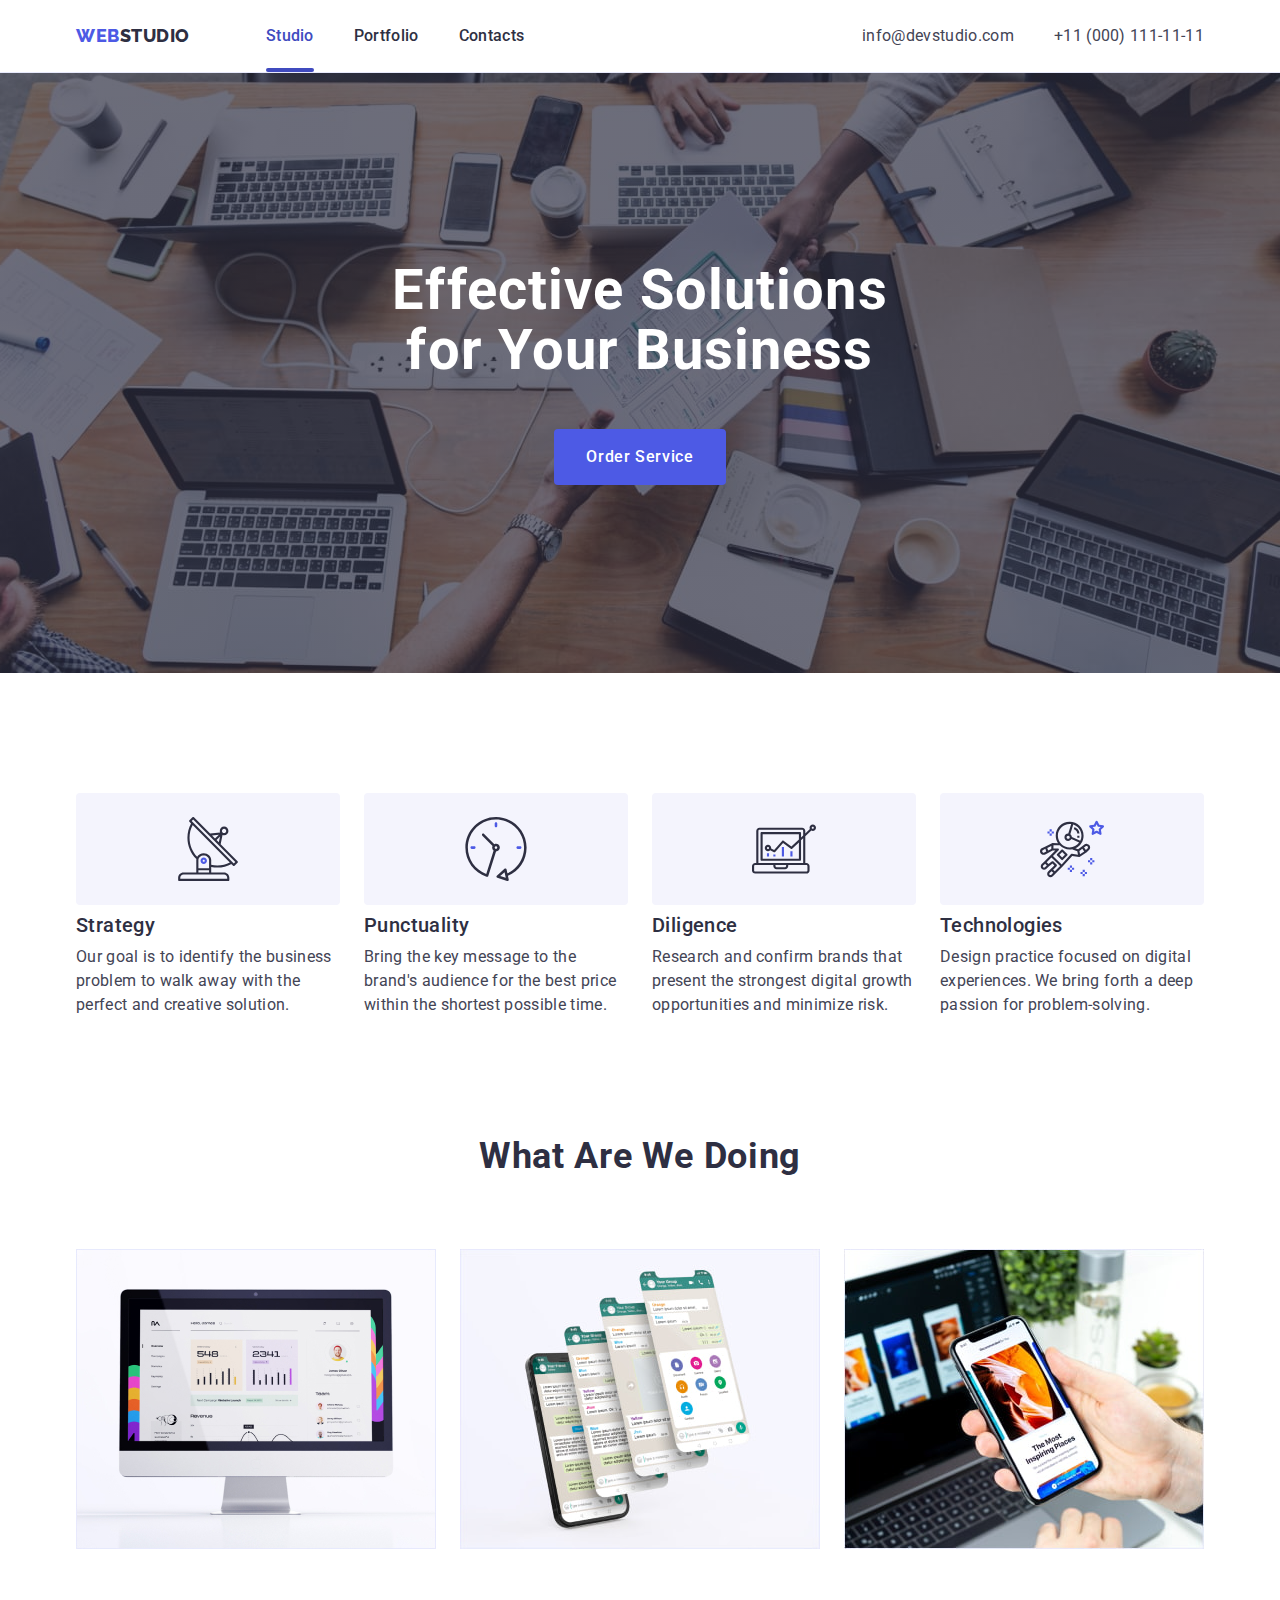
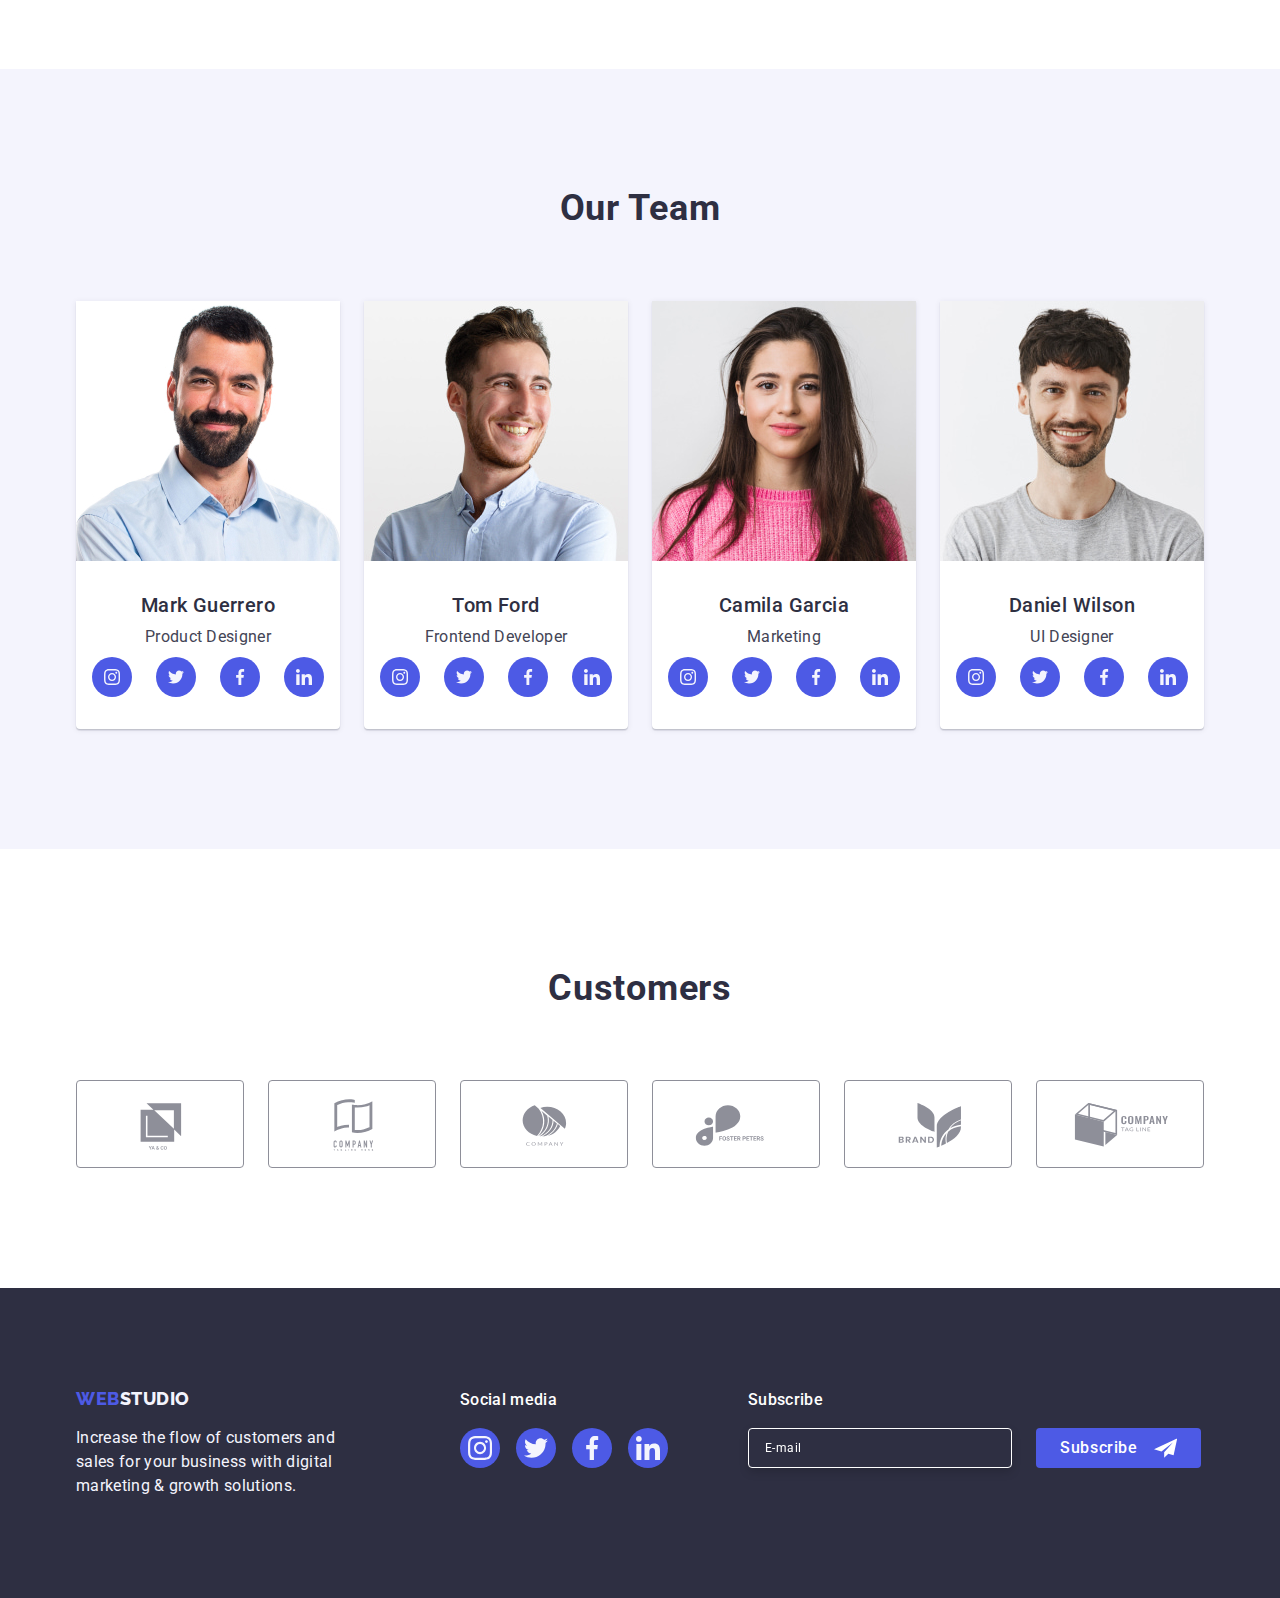
<file: index.html>
<!DOCTYPE html>
<html lang="en">
  <head>
    <meta charset="UTF-8" />
    <meta http-equiv="X-UA-Compatible" content="IE=edge" />
    <meta name="viewport" content="width=device-width, initial-scale=1.0" />
    <title>WebStudio</title>

    <link rel="preconnect" href="https://fonts.googleapis.com" />
    <link rel="preconnect" href="https://fonts.gstatic.com" crossorigin />
    <link
      href="https://fonts.googleapis.com/css2?family=Raleway:wght@800&family=Roboto:wght@400;500;700&display=swap"
      rel="stylesheet"
    />
    <link
      rel="stylesheet"
      href="https://cdnjs.cloudflare.com/ajax/libs/modern-normalize/1.1.0/modern-normalize.min.css"
    />
    <link rel="stylesheet" href="./css/styles.css" />
  </head>

  <body>
    <!--Header section-->
    <header class="header">
      <div class="container header">
        <nav class="main-nav">
          <a class="logo link" href="./index.html">
            Web<span class="logo-black">Studio</span></a
          >
          <ul class="site-nav list">
            <li class="item">
              <a class="site-nav-link current link" href="./index.html">
                Studio</a
              >
            </li>
            <li class="item">
              <a class="site-nav-link link" href="./portfolio.html">
                Portfolio</a
              >
            </li>
            <li class="item">
              <a class="site-nav-link link" href="">Contacts</a>
            </li>
          </ul>
        </nav>

        <address class="auth-nav">
          <ul class="auth-nav list">
            <li class="item">
              <a class="auth-nav-link link" href="mailto:info@devstudio.com"
                >info@devstudio.com</a
              >
            </li>
            <li class="item">
              <a class="auth-nav-link link" href="tel:+110001111111"
                >+11 (000) 111-11-11</a
              >
            </li>
          </ul>
        </address>
      </div>
    </header>

    <main>
      <!--Hero section-->
      <section class="hero section">
        <div class="overlay">
          <h1 class="hero-title">Effective Solutions for Your Business</h1>
          <button
            class="hero-button"
            type="button"
            name="Order Service"
            data-modal-open
          >
            Order Service
          </button>
        </div>
      </section>

      <!--Our values-->
      <section class="values section">
        <div class="container">
          <h2 class="section-title visually-hidden">Our values</h2>

          <ul class="values list">
            <li class="values item">
              <div class="thumb">
                <svg class="icon" width="64" height="64">
                  <use href="./images/icons.svg#icon-antenna"></use>
                </svg>
              </div>
              <h3 class="values title">Strategy</h3>
              <p class="values-text">
                Our goal is to identify the business problem to walk away with
                the perfect and creative solution.
              </p>
            </li>
            <li class="values item">
              <div class="thumb">
                <svg class="icon" width="64" height="64">
                  <use href="./images/icons.svg#icon-clock"></use>
                </svg>
              </div>
              <h3 class="values title">Punctuality</h3>
              <p class="values-text">
                Bring the key message to the brand's audience for the best price
                within the shortest possible time.
              </p>
            </li>
            <li class="values item">
              <div class="thumb">
                <svg class="icon" width="64" height="64">
                  <use href="./images/icons.svg#icon-diagram"></use>
                </svg>
              </div>
              <h3 class="values title">Diligence</h3>
              <p class="values-text">
                Research and confirm brands that present the strongest digital
                growth opportunities and minimize risk.
              </p>
            </li>
            <li class="values item">
              <div class="thumb">
                <svg class="icon" width="64" height="64">
                  <use href="./images/icons.svg#icon-astronaut"></use>
                </svg>
              </div>
              <h3 class="values title">Technologies</h3>
              <p class="values-text">
                Design practice focused on digital experiences. We bring forth a
                deep passion for problem-solving.
              </p>
            </li>
          </ul>
        </div>
      </section>

      <!--Our services section-->
      <section class="services section no-padding">
        <div class="container services">
          <h2 class="section-title">What are we doing</h2>

          <ul class="list services">
            <li class="services-item">
              <img
                src="./images/desktop.jpg"
                alt="Desktop"
                width="360"
                height="300"
              />
            </li>
            <li class="services-item">
              <img
                src="./images/mobile.jpg"
                alt="Mobile"
                width="360"
                height="300"
              />
            </li>
            <li class="services-item">
              <img
                src="./images/adopt.jpg"
                alt="DesktopMobile"
                width="360"
                height="300"
              />
            </li>
          </ul>
        </div>
      </section>

      <!--Our team section-->
      <section class="team section">
        <div class="container">
          <h2 class="section-title">Our Team</h2>
          <ul class="team list">
            <li class="team-item">
              <img
                class="team-photo"
                src="./images/mark.jpg"
                alt="Mark Guerrero Product Designer"
                width="264"
                height="260"
              />
              <div class="team-wrapper">
                <h3 class="title">Mark Guerrero</h3>
                <p class="team-position">Product Designer</p>
                <ul class="socials list">
                  <li class="socials-item">
                    <a
                      class="socials-link link"
                      href=""
                      target="_blank"
                      rel="noreferref noopener"
                      aria-label="icon instagram"
                    >
                      <svg class="socials-icon" height="16" width="16">
                        <use href="./images/icons.svg#icon-instagram"></use>
                      </svg>
                    </a>
                  </li>
                  <li class="socials-item">
                    <a
                      class="socials-link link"
                      href=""
                      target="_blank"
                      rel="noreferref noopener"
                      aria-label="icon twitter"
                    >
                      <svg class="socials-icon" height="16" width="16">
                        <use href="./images/icons.svg#icon-twitter"></use>
                      </svg>
                    </a>
                  </li>
                  <li class="socials-item">
                    <a
                      class="socials-link link"
                      href=""
                      target="_blank"
                      rel="noreferref noopener"
                      aria-label="icon facebook"
                    >
                      <svg class="socials-icon" height="16" width="16">
                        <use href="./images/icons.svg#icon-facebook"></use>
                      </svg>
                    </a>
                  </li>
                  <li class="socials-item">
                    <a
                      class="socials-link link"
                      href=""
                      target="_blank"
                      rel="noreferref noopener"
                      aria-label="icon linkedin"
                    >
                      <svg class="socials-icon" height="16" width="16">
                        <use href="./images/icons.svg#icon-linkedin"></use>
                      </svg>
                    </a>
                  </li>
                </ul>
              </div>
            </li>
            <li class="team-item">
              <img
                class="team-photo"
                src="./images/tom.jpg"
                alt="Tom Ford Frontend Developer"
                width="264"
                height="260"
              />
              <div class="team-wrapper">
                <h3 class="title">Tom Ford</h3>
                <p class="team-position">Frontend Developer</p>
                <ul class="socials list">
                  <li class="socials-item">
                    <a
                      class="socials-link link"
                      href=""
                      target="_blank"
                      rel="noreferref noopener"
                      aria-label="icon instagram"
                    >
                      <svg class="socials-icon" height="16" width="16">
                        <use href="./images/icons.svg#icon-instagram"></use>
                      </svg>
                    </a>
                  </li>
                  <li class="socials-item">
                    <a
                      class="socials-link link"
                      href=""
                      target="_blank"
                      rel="noreferref noopener"
                      aria-label="icon twitter"
                    >
                      <svg class="socials-icon" height="16" width="16">
                        <use href="./images/icons.svg#icon-twitter"></use>
                      </svg>
                    </a>
                  </li>
                  <li class="socials-item">
                    <a
                      class="socials-link link"
                      href=""
                      target="_blank"
                      rel="noreferref noopener"
                      aria-label="icon facebook"
                    >
                      <svg class="socials-icon" height="16" width="16">
                        <use href="./images/icons.svg#icon-facebook"></use>
                      </svg>
                    </a>
                  </li>
                  <li class="socials-item">
                    <a
                      class="socials-link link"
                      href=""
                      target="_blank"
                      rel="noreferref noopener"
                      aria-label="icon linkedin"
                    >
                      <svg class="socials-icon" height="16" width="16">
                        <use href="./images/icons.svg#icon-linkedin"></use>
                      </svg>
                    </a>
                  </li>
                </ul>
              </div>
            </li>
            <li class="team-item">
              <img
                class="team-photo"
                src="./images/camila.jpg"
                alt="Camila Garcia Marketing"
                width="264"
                height="260"
              />
              <div class="team-wrapper">
                <h3 class="title">Camila Garcia</h3>
                <p class="team-position">Marketing</p>
                <ul class="socials list">
                  <li class="socials-item">
                    <a
                      class="socials-link link"
                      href=""
                      target="_blank"
                      rel="noreferref noopener"
                      aria-label="icon instagram"
                    >
                      <svg class="socials-icon" height="16" width="16">
                        <use href="./images/icons.svg#icon-instagram"></use>
                      </svg>
                    </a>
                  </li>
                  <li class="socials-item">
                    <a
                      class="socials-link link"
                      href=""
                      target="_blank"
                      rel="noreferref noopener"
                      aria-label="icon twitter"
                    >
                      <svg class="socials-icon" height="16" width="16">
                        <use href="./images/icons.svg#icon-twitter"></use>
                      </svg>
                    </a>
                  </li>
                  <li class="socials-item">
                    <a
                      class="socials-link link"
                      href=""
                      target="_blank"
                      rel="noreferref noopener"
                      aria-label="icon facebook"
                    >
                      <svg class="socials-icon" height="16" width="16">
                        <use href="./images/icons.svg#icon-facebook"></use>
                      </svg>
                    </a>
                  </li>
                  <li class="socials-item">
                    <a
                      class="socials-link link"
                      href=""
                      target="_blank"
                      rel="noreferref noopener"
                      aria-label="icon linkedin"
                    >
                      <svg class="socials-icon" height="16" width="16">
                        <use href="./images/icons.svg#icon-linkedin"></use>
                      </svg>
                    </a>
                  </li>
                </ul>
              </div>
            </li>
            <li class="team-item">
              <img
                class="team-photo"
                src="./images/daniel.jpg"
                alt="Daniel Wilson Designer"
                width="264"
                height="260"
              />
              <div class="team-wrapper">
                <h3 class="title">Daniel Wilson</h3>
                <p class="team-position">UI Designer</p>
                <ul class="socials list">
                  <li class="socials-item">
                    <a
                      class="socials-link link"
                      href=""
                      target="_blank"
                      rel="noreferref noopener"
                      aria-label="icon instagram"
                    >
                      <svg class="socials-icon" height="16" width="16">
                        <use href="./images/icons.svg#icon-instagram"></use>
                      </svg>
                    </a>
                  </li>
                  <li class="socials-item">
                    <a
                      class="socials-link link"
                      href=""
                      target="_blank"
                      rel="noreferref noopener"
                      aria-label="icon twitter"
                    >
                      <svg class="socials-icon" height="16" width="16">
                        <use href="./images/icons.svg#icon-twitter"></use>
                      </svg>
                    </a>
                  </li>
                  <li class="socials-item">
                    <a
                      class="socials-link link"
                      href=""
                      target="_blank"
                      rel="noreferref noopener"
                      aria-label="icon facebook"
                    >
                      <svg class="socials-icon" height="16" width="16">
                        <use href="./images/icons.svg#icon-facebook"></use>
                      </svg>
                    </a>
                  </li>
                  <li class="socials-item">
                    <a
                      class="socials-link link"
                      href=""
                      target="_blank"
                      rel="noreferref noopener"
                      aria-label="icon linkedin"
                    >
                      <svg class="socials-icon" height="16" width="16">
                        <use href="./images/icons.svg#icon-linkedin"></use>
                      </svg>
                    </a>
                  </li>
                </ul>
              </div>
            </li>
          </ul>
        </div>
      </section>

      <!--Our clients -->
      <section class="customers section">
        <div class="container customers">
          <h2 class="section-title">Customers</h2>
          <ul class="customers list">
            <li class="customers-item">
              <a class="customers-link" href="">
                <svg class="customers-logo" width="104" height="56">
                  <use href="./images/icons.svg#icon-logo-first"></use>
                </svg>
              </a>
            </li>
            <li class="customers-item">
              <a class="customers-link" href="">
                <svg class="customers-logo" width="104" height="56">
                  <use href="./images/icons.svg#icon-logo-second"></use>
                </svg>
              </a>
            </li>

            <li class="customers-item">
              <a class="customers-link" href="">
                <svg class="customers-logo" width="104" height="56">
                  <use href="./images/icons.svg#icon-logo-third"></use>
                </svg>
              </a>
            </li>

            <li class="customers-item">
              <a class="customers-link" href="">
                <svg class="customers-logo" width="104" height="56">
                  <use href="./images/icons.svg#icon-logo-fourth"></use>
                </svg>
              </a>
            </li>
            <li class="customers-item">
              <a class="customers-link" href="">
                <svg class="customers-logo" width="104" height="56">
                  <use href="./images/icons.svg#icon-logo-fifth"></use>
                </svg>
              </a>
            </li>
            <li class="customers-item">
              <a class="customers-link" href="">
                <svg class="customers-logo" width="104" height="56">
                  <use href="./images/icons.svg#icon-logo-sixth"></use>
                </svg>
              </a>
            </li>
          </ul>
        </div>
      </section>
    </main>

    <!--Footer section-->
    <footer class="footer section">
      <div class="container flex">
        <div class="footer-block">
          <a class="logo link" href="./index.html">
            Web<span class="logo-footer">Studio</span></a
          >
          <p class="footer-text">
            Increase the flow of customers and sales for your business with
            digital marketing & growth solutions.
          </p>
        </div>

        <div class="footer-socials-network">
          <p class="footer-socials-name">Social media</p>

          <ul class="socials list">
            <li class="socials-item">
              <a
                class="socials-link link"
                href=""
                target="_blank"
                rel="noreferref noopener"
                aria-label="icon instagram"
              >
                <svg class="socials-icon" height="24" width="24">
                  <use href="./images/icons.svg#icon-instagram"></use>
                </svg>
              </a>
            </li>
            <li class="socials-item">
              <a
                class="socials-link link"
                href=""
                target="_blank"
                rel="noreferref noopener"
                aria-label="icon twitter"
              >
                <svg class="socials-icon" height="24" width="24">
                  <use href="./images/icons.svg#icon-twitter"></use>
                </svg>
              </a>
            </li>
            <li class="socials-item">
              <a
                class="socials-link link"
                href=""
                target="_blank"
                rel="noreferref noopener"
                aria-label="icon facebook"
              >
                <svg class="socials-icon" height="24" width="24">
                  <use href="./images/icons.svg#icon-facebook"></use>
                </svg>
              </a>
            </li>
            <li class="socials-item">
              <a
                class="socials-link link"
                href=""
                target="_blank"
                rel="noreferref noopener"
                aria-label="icon linkedin"
              >
                <svg class="socials-icon" height="24" width="24">
                  <use href="./images/icons.svg#icon-linkedin"></use>
                </svg>
              </a>
            </li>
          </ul>
        </div>

        <!--форма підписки-->

        <div class="footer-subscribe-form">
          <p class="subscribe-title">Subscribe</p>

          <form class="subscribe-form" name="subscribe_form">
            <div class="subscribe-form-field">
              <label for="email"></label>
              <input
                class="subscribe-mail"
                type="text"
                name="email"
                id="email"
                placeholder="E-mail"
              />
            </div>

            <button class="subscribe-btn" type="submit">
              Subscribe
              <svg class="subscribe-icon" height="24" width="24">
                <use href="./images/icons.svg#icon-send"></use>
              </svg>
            </button>
          </form>
        </div>
      </div>
    </footer>

    <!--Modal-->
    <div class="backdrop is-hidden" data-modal>
      <div class="modal">
        <button class="modal-btn" type="button" data-modal-close>
          <svg class="modal-icon" width="8" height="8">
            <use href="./images/icons.svg#icon-vector"></use>
          </svg>
        </button>

        <!--Registration form-->

        <p class="registration-title">
          Leave your contacts and we will call you back
        </p>

        <div class="modal-registration-form">
          <form class="registration-form form" name="registration_form">
            <div class="form-field">
              <label for="name" class="form-field-label">Name</label>
              <div class="form-field-style">
                <input
                  class="modal-form-input"
                  type="text"
                  name="name"
                  id="name"
                  placeholder=" "
                  autofocus
                />

                <svg class="registration-icon" width="18" height="24">
                  <use href="./images/icons.svg#icon-person"></use>
                </svg>
              </div>
            </div>

            <div class="form-field">
              <label for="phone" class="form-field-label">Phone</label>
              <div class="form-field-style">
                <input
                  class="modal-form-input"
                  type="text"
                  name="phone"
                  id="phone"
                  placeholder=" "
                />
                <svg class="registration-icon" width="18" height="24">
                  <use href="./images/icons.svg#icon-phone"></use>
                </svg>
              </div>
            </div>

            <div class="form-field">
              <label for="email" class="form-field-label">Email</label>
              <div class="form-field-style">
                <input
                  class="modal-form-input"
                  type="text"
                  name="email"
                  id="email"
                  placeholder=" "
                />
                <svg class="registration-icon" width="18" height="24">
                  <use href="./images/icons.svg#icon-email"></use>
                </svg>
              </div>
            </div>

            <div class="form-field">
              <label for="user_message" class="form-field-label">Comment</label>
              <textarea
                class="modal-form-message"
                name="user_message"
                rows="5"
                placeholder="Text input"
              ></textarea>
            </div>

            <label class="modal-form-agreement">
              <input
                class="modal-form-agreement-box"
                type="checkbox"
                name="user_agreement"
              />
              <svg class="modal-form-agreement-icon" width="16" height="16">
                <use
                  class="modal-form-agreement-unchecked"
                  href="./images/icons.svg#icon-unchecked"
                ></use>
                <use
                  class="modal-form-agreement-checked"
                  href="./images/icons.svg#icon-checked"
                ></use>
              </svg>

              <span class="modal-form-agreement-text"
                >I accept the terms and conditions of the
                <a class="modal-form-agreement-link" href="">Privacy Policy </a>
              </span>
            </label>

            <button class="modal-send-btn" type="submit">Send</button>
          </form>
        </div>
      </div>
    </div>
    <script src="./js/modal.js"></script>
  </body>
</html>
</file>
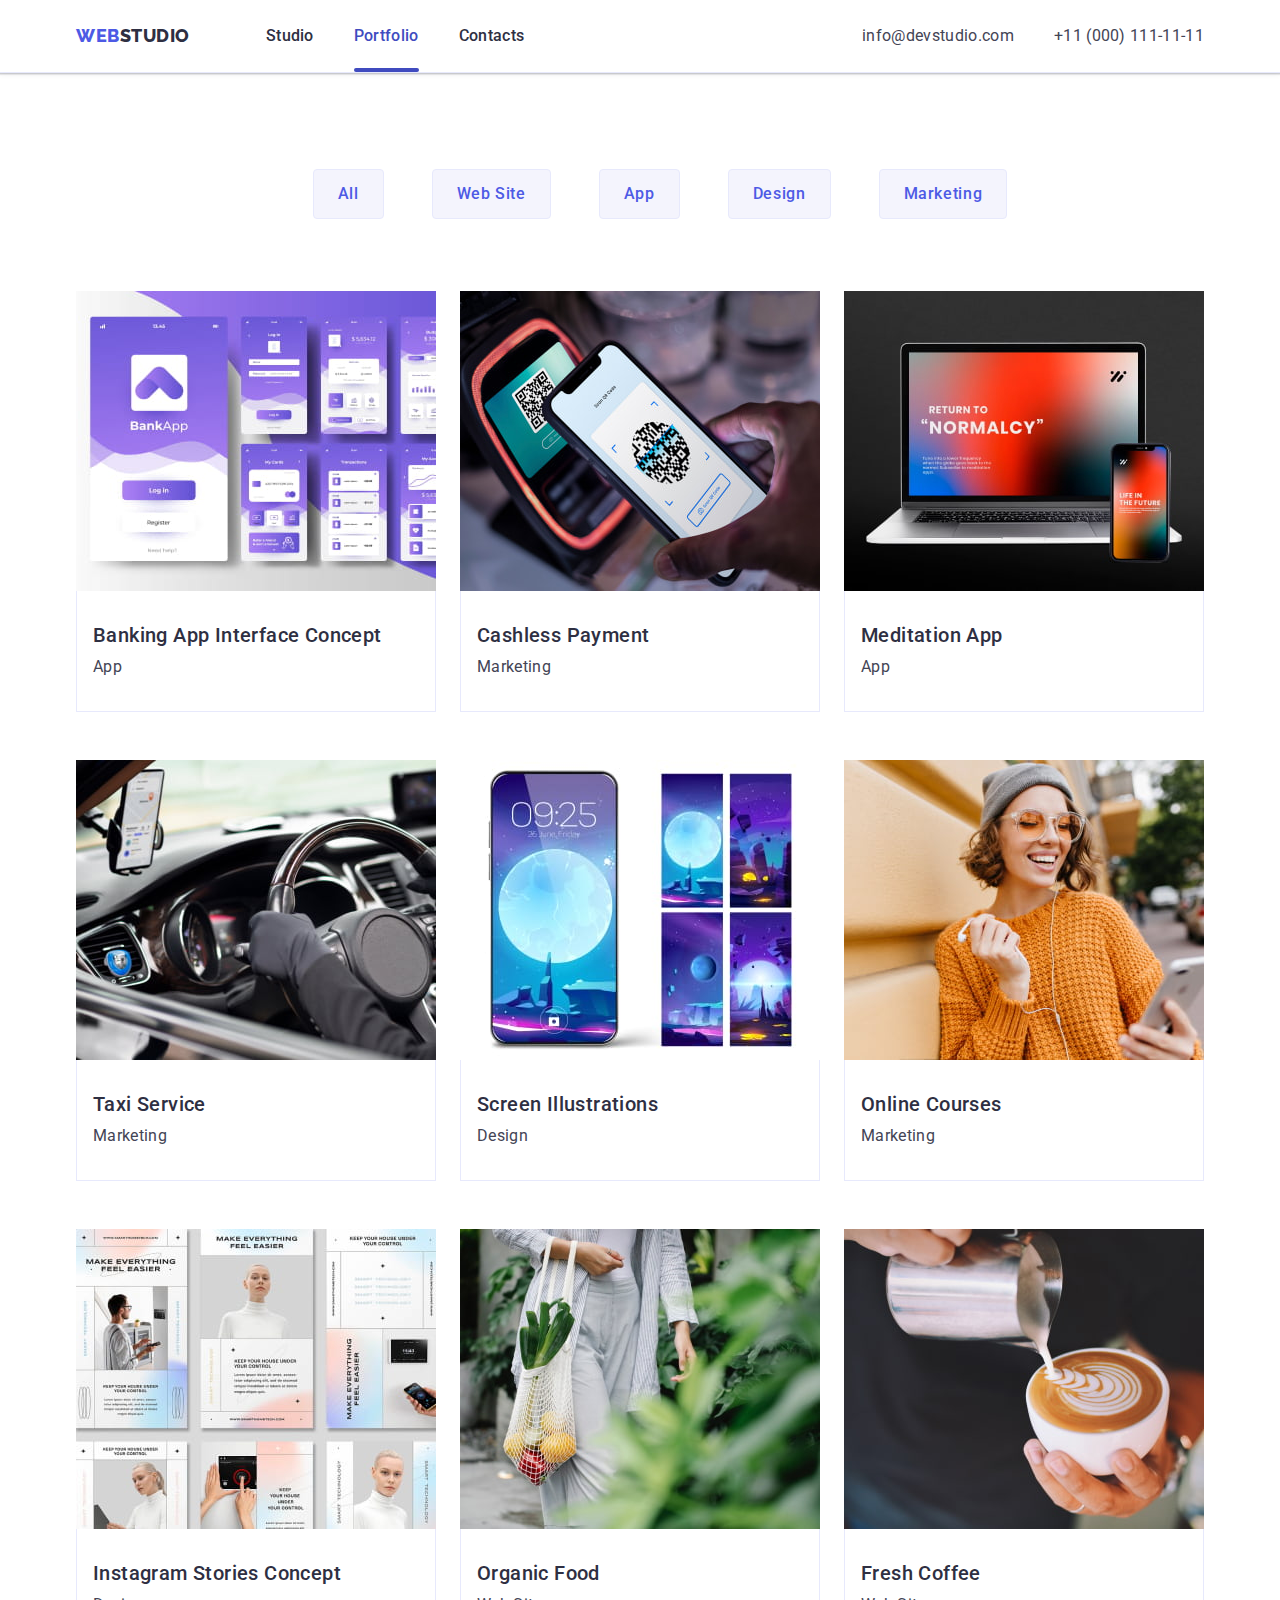
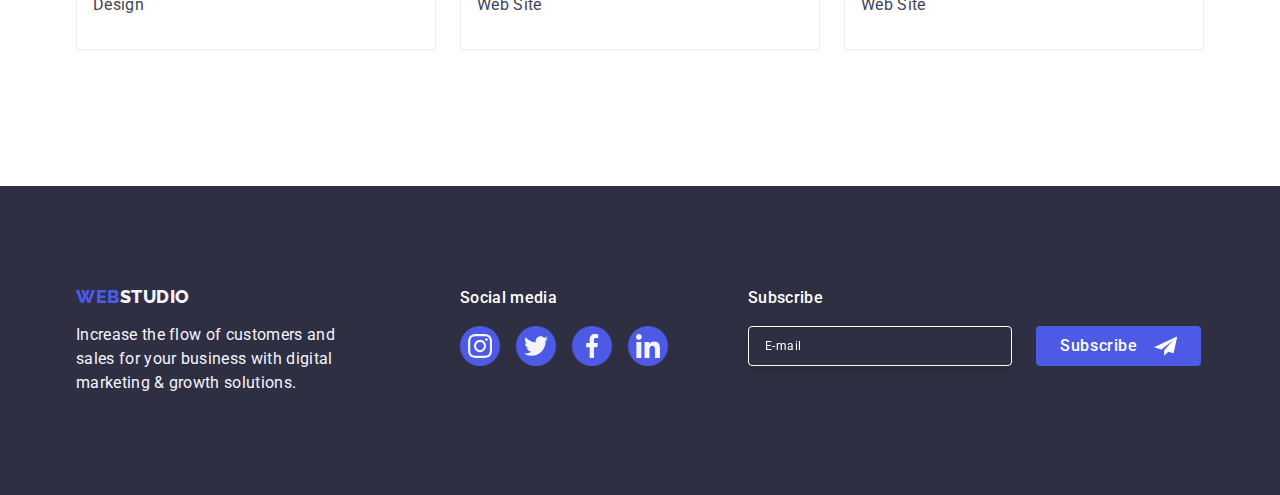
<file: portfolio.html>
<!DOCTYPE html>
<html lang="en">
  <head>
    <meta charset="UTF-8" />
    <meta http-equiv="X-UA-Compatible" content="IE=edge" />
    <meta name="viewport" content="width=device-width, initial-scale=1.0" />
    <title>Портфоліо</title>
    <style>
      ul {
        list-style-type: none;
      }
    </style>

    <link rel="preconnect" href="https://fonts.googleapis.com" />
    <link rel="preconnect" href="https://fonts.gstatic.com" crossorigin />
    <link
      href="https://fonts.googleapis.com/css2?family=Raleway:wght@800&family=Roboto:wght@400;500;700&display=swap"
      rel="stylesheet"
    />
    <link
      rel="stylesheet"
      href="https://cdnjs.cloudflare.com/ajax/libs/modern-normalize/1.1.0/modern-normalize.min.css"
    />

    <link rel="stylesheet" href="./css/styles.css" />
  </head>
  <body>
    <!--Header section-->
    <header class="header">
      <div class="container header">
        <nav class="main-nav">
          <a  class="logo link" href="./index.html">
            Web<span class="logo-black">Studio</span></a
          >
          <ul class="site-nav list">
            <li class="item">
              <a class="site-nav-link link" href="./index.html"> Studio</a>
            </li>
            <li class="item">
              <a- class="site-nav-link current link" href="./portfolio.html">
                Portfolio</a
              >
            </li>
            <li class="item">
              <a class="site-nav-link link" href="">Contacts</a>
            </li>
          </ul>
        </nav>

        <address class="auth-nav">
          <ul class="auth-nav list">
            <li class="item">
              <a  class="channel link" href="mailto:info@devstudio.com"
                >info@devstudio.com</a
              >
            </li>
            <li class="item">
              <a  class="channel link" href="tel:+110001111111"
                >+11 (000) 111-11-11</a
              >
            </li>
          </ul>
        </address>
      </div>
    </header>

    <!--Main-->
    <main>
      <!--Filter-->
      <section class="categories section">
        <div class="container">
          <h1 class="section-title visually-hidden">Categories</h1>
          <ul class="list-type">
            <li class="categories-items">
              <button class="categories-button" type="button" name="All">
                All
              </button>
            </li>
            <li class="categories-items">
              <button class="categories-button" type="button" name="Web Site">
                Web Site
              </button>
            </li>
            <li class="categories-items">
              <button class="categories-button" type="button" name="App">
                App
              </button>
            </li>
            <li class="categories-items">
              <button class="categories-button" type="button" name="Design">
                Design
              </button>
            </li>
            <li class="categories-items">
              <button class="categories-button" type="button" name="Marketing">
                Marketing
              </button>
            </li>
          </ul>

          <!--Gallery-->

          <ul class="list-portfolio">
            <li class="portfolio-item">
              <a
                class="portfolio-link link"
                href=""
                target="_blank"
                rel="noreferref noopener"
                aria-label="app interface"
              >
                <div class="portfolio-thumb">
                  <img
                    src="./images/banking-app-interface.jpg"
                    alt="Banking App Interface Concept"
                    width="360"
                    height="300"
                  />
                  <div class="portfolio-overlay">
                    <p class="portfolio-label">
                      14 Stylish and User-Friendly App Design Concepts · Task
                      Manager App · Calorie Tracker App · Exotic Fruit Ecommerce
                      App · Cloud Storage App
                    </p>
                  </div>
                </div>

                <div class="portfolio-wrapper">
                  <h2 class="portfolio-title">Banking App Interface Concept</h2>
                  <p class="portfolio-category">App</p>
                </div>
              </a>
            </li>

            <li class="portfolio-item">
              <a
                href=""
                class="portfolio-link link"
                target="_blank"
                rel="noreferref noopener"
                aria-label="cashless payment"
              >
                <div class="portfolio-thumb">
                  <img
                    src="./images/cashless-payment.jpg"
                    alt="Cashless Payment"
                    width="360"
                    height="300"
                  />
                  <div class="portfolio-overlay">
                    <p class="portfolio-label">
                      14 Stylish and User-Friendly App Design Concepts · Task
                      Manager App · Calorie Tracker App · Exotic Fruit Ecommerce
                      App · Cloud Storage App
                    </p>
                  </div>
                </div>
                <div class="portfolio-wrapper">
                  <h2 class="portfolio-title">Cashless Payment</h2>
                  <p class="portfolio-category">Marketing</p>
                </div>
              </a>
            </li>

            <li class="portfolio-item">
              <a
                class="portfolio-link link"
                href=""                
                target="_blank"
                rel="noreferref noopener"
                aria-label="meditation app"
              >
                <div class="portfolio-thumb">
                  <img
                    src="./images/meditation-app.jpg"
                    alt="Meditation App"
                    width="360"
                    height="300"
                  />
                  <div class="portfolio-overlay">
                    <p class="portfolio-label">
                      14 Stylish and User-Friendly App Design Concepts · Task
                      Manager App · Calorie Tracker App · Exotic Fruit Ecommerce
                      App · Cloud Storage App
                    </p>
                  </div>
                </div>

                <div class="portfolio-wrapper">
                  <h2 class="portfolio-title">Meditation App</h2>
                  <p class="portfolio-category">App</p>
                </div>
              </a>
            </li>

            <li class="portfolio-item">
              <a
                class="portfolio-link link"
                href=""                
                target="_blank"
                rel="noreferref noopener"
                aria-label="taxi service"
              >
                <div class="portfolio-thumb">
                  <img
                    src="./images/taxi-service.jpg"
                    alt="Taxi Service"
                    width="360"
                    height="300"
                  />
                  <div class="portfolio-overlay">
                    <p class="portfolio-label">
                      14 Stylish and User-Friendly App Design Concepts · Task
                      Manager App · Calorie Tracker App · Exotic Fruit Ecommerce
                      App · Cloud Storage App
                    </p>
                  </div>
                </div>
                <div class="portfolio-wrapper">
                  <h2 class="portfolio-title">Taxi Service</h2>
                  <p class="portfolio-category">Marketing</p>
                </div>
              </a>
            </li>

            <li class="portfolio-item">
              <a
                class="portfolio-link link"
                href=""
                target="_blank"
                rel="noreferref noopener"
                aria-label="screen illustrations"
              >
                <div class="portfolio-thumb">
                  <img
                    src="./images/screen-illustration.jpg"
                    alt="Screen Illustrations"
                    width="360"
                    height="300"
                  />
                  <div class="portfolio-overlay">
                    <p class="portfolio-label">
                      14 Stylish and User-Friendly App Design Concepts · Task
                      Manager App · Calorie Tracker App · Exotic Fruit Ecommerce
                      App · Cloud Storage App
                    </p>
                  </div>
                </div>

                <div class="portfolio-wrapper">
                  <h2 class="portfolio-title">Screen Illustrations</h2>
                  <p class="portfolio-category">Design</p>
                </div>
              </a>
            </li>

            <li class="portfolio-item">
              <a
                class="portfolio-link link"
                href=""                
                target="_blank"
                rel="noreferref noopener"
                aria-label="online courses"
              >
                <div class="portfolio-thumb">
                  <img
                    src="./images/online-courses.jpg"
                    alt="Online Courses"
                    width="360"
                    height="300"
                  />
                  <div class="portfolio-overlay">
                    <p class="portfolio-label">
                      14 Stylish and User-Friendly App Design Concepts · Task
                      Manager App · Calorie Tracker App · Exotic Fruit Ecommerce
                      App · Cloud Storage App
                    </p>
                  </div>
                </div>

                <div class="portfolio-wrapper">
                  <h2 class="portfolio-title">Online Courses</h2>
                  <p class="portfolio-category">Marketing</p>
                </div>
              </a>
            </li>

            <li class="portfolio-item">
              <a
                class="portfolio-link link"
                href=""
                target="_blank"
                rel="noreferref noopener"
                aria-label="instagram stories"
              >
                <div class="portfolio-thumb">
                  <img
                    src="./images/instagram-stories.jpg"
                    alt="Instagram Stories Concept"
                    width="360"
                    height="300"
                  />
                  <div class="portfolio-overlay">
                    <p class="portfolio-label">
                      14 Stylish and User-Friendly App Design Concepts · Task
                      Manager App · Calorie Tracker App · Exotic Fruit Ecommerce
                      App · Cloud Storage App
                    </p>
                  </div>
                </div>

                <div class="portfolio-wrapper">
                  <h2 class="portfolio-title">Instagram Stories Concept</h2>
                  <p class="portfolio-category">Design</p>
                </div>
              </a>
            </li>

            <li class="portfolio-item">
              <a
                class="portfolio-link link"
                href=""
                target="_blank"
                rel="noreferref noopener"
                aria-label="organic food"
              >
                <div class="portfolio-thumb">
                  <img
                    src="./images/organic-food.jpg"
                    alt="Organic Food"
                    width="360"
                    height="300"
                  />
                  <div class="portfolio-overlay">
                    <p class="portfolio-label">
                      14 Stylish and User-Friendly App Design Concepts · Task
                      Manager App · Calorie Tracker App · Exotic Fruit Ecommerce
                      App · Cloud Storage App
                    </p>
                  </div>
                </div>

                <div class="portfolio-wrapper">
                  <h2 class="portfolio-title">Organic Food</h2>
                  <p class="portfolio-category">Web Site</p>
                </div>
              </a>
            </li>

            <li class="portfolio-item">
              <a
                class="portfolio-link link"
                href=""                
                target="_blank"
                rel="noreferref noopener"
                aria-label="fresh coffee"
              >
                <div class="portfolio-thumb">
                  <img
                    src="./images/fresh-coffee.jpg"
                    alt="Fresh Coffee"
                    width="360"
                    height="300"
                  />
                  <div class="portfolio-overlay">
                    <p class="portfolio-label">
                      14 Stylish and User-Friendly App Design Concepts · Task
                      Manager App · Calorie Tracker App · Exotic Fruit Ecommerce
                      App · Cloud Storage App
                    </p>
                  </div>
                </div>
                <div class="portfolio-wrapper">
                  <h2 class="portfolio-title">Fresh Coffee</h2>
                  <p class="portfolio-category">Web Site</p>
                </div>
              </a>
            </li>
          </ul>
        </div>
      </section>
    </main>

<!--Footer section-->
    <footer class="footer section">
      <div class="container flex">
        <div class="footer-block">
          <a class="logo link" href="./index.html">
            Web<span class="logo-footer">Studio</span></a
          >
          <p class="footer-text">
            Increase the flow of customers and sales for your business with
            digital marketing & growth solutions.
          </p>
        </div>

        <div class="footer-socials-network">
          <p class="footer-socials-name">Social media</p>

          <ul class="socials list">
            <li class="socials-item">
              <a
                class="socials-link link"
                href=""
                target="_blank"
                rel="noreferref noopener"
                aria-label="icon instagram"
              >
                <svg class="socials-icon" height="24" width="24">
                  <use href="./images/icons.svg#icon-instagram"></use>
                </svg>
              </a>
            </li>
            <li class="socials-item">
              <a
                class="socials-link link"
                href=""
                target="_blank"
                rel="noreferref noopener"
                aria-label="icon twitter"
              >
                <svg class="socials-icon" height="24" width="24">
                  <use href="./images/icons.svg#icon-twitter"></use>
                </svg>
              </a>
            </li>
            <li class="socials-item">
              <a
                class="socials-link link"
                href=""
                target="_blank"
                rel="noreferref noopener"
                aria-label="icon facebook"
              >
                <svg class="socials-icon" height="24" width="24">
                  <use href="./images/icons.svg#icon-facebook"></use>
                </svg>
              </a>
            </li>
            <li class="socials-item">
              <a
                class="socials-link link"
                href=""
                target="_blank"
                rel="noreferref noopener"
                aria-label="icon linkedin"
              >
                <svg class="socials-icon" height="24" width="24">
                  <use href="./images/icons.svg#icon-linkedin"></use>
                </svg>
              </a>
            </li>
          </ul>
        </div>

        <!--форма підписки-->

        <div class="footer-subscribe-form">
          <p class="subscribe-title">Subscribe</p>

          <form class="subscribe-form" name="subscribe_form">
            <div class="subscribe-form-field">
              <label for="email"></label>
              <input
                class="subscribe-mail"
                type="text"
                name="email"
                id="email"
                placeholder="E-mail"
              />
            </div>
            <button class="subscribe-btn" type="submit">
              Subscribe
              <svg class="subscribe-icon" height="24" width="24">
                <use href="./images/icons.svg#icon-send"></use>
              </svg>
            </button>
          </form>
        </div>
      </div>
    </footer>
  </body>
</html>
</file>
<file: css/styles.css>
:root {
  --primary-text-color: #434455;
  --title-text-color: #2e2f42;
  --secondary-slate: #8e8f99;
  --primary-blue-color: #4d5ae5;
  --accent-color: #18a0fb;
  --pressed-color: #404bbf;
  --primary-white-color: #ffffff;
  --secondary-white-color: #f4f4fd;
  --icons-green-hover: #31d0aa;

  --header-color: #e7e9fc;
  --modal-window: #fcfcfc;

  --cubic: cubic-bezier(0.4, 0, 0.2, 1);
}

/* Body*/
body {
  background-color: var(--primary-white-color);
  font-family: Roboto, sans-serif;
  color: var(--primary-text-color);
  letter-spacing: 0.02em;
}

ul {
  list-style: none;
}

.list {
  padding: 0;
  margin: 0;
  list-style: none;
}

p {
  padding: 0;
  margin: 0;
}

h1,
h2,
h3 {
  padding: 0;
  margin: 0;
}

/*Container*/

.container {
  max-width: 1158px;
  padding-left: 15px;
  padding-right: 15px;
  padding-top: 0px;
  padding-bottom: 0px;
  margin: 0 auto;
}

.section {
  padding: 188px 0;
}

.section.no-padding {
  padding-top: 0;
}

.section-secondary {
  padding-top: 120px 0;
}

.section-title {
  margin-bottom: 72px;
  margin-top: 0;

  font-weight: 700;
  font-size: 36px;
  letter-spacing: 0.02em;
  line-height: 1.11;
  text-align: center;
  text-transform: capitalize;

  color: var(--title-text-color);
}

.title {
  margin: 0 0;

  font-weight: 500;
  font-size: 20px;
  letter-spacing: 0.02em;
  line-height: 1.2;
  color: var(--title-text-color);
}

img {
  display: block;
  max-width: 100%;
  height: auto;
}

/*Header section*/
header {
  background-color: var(--primary-white-color);
  border-bottom: 1px solid var(--header-color);
  box-shadow: 0px 2px 1px rgba(46, 47, 66, 0.08),
    0px 1px 1px rgba(46, 47, 66, 0.16), 0px 1px 6px rgba(46, 47, 66, 0.08);
}

.header .container {
  display: flex;
  align-items: center;
}

.main-nav {
  display: flex;
  margin-right: auto;
  align-items: center;
}

.logo-black {
  color: var(--title-text-color);
}

.logo.link {
  margin-right: 76px;

  font-family: Raleway, sans-serif;
  font-weight: 800;
  font-size: 18px;
  line-height: 1.17;
  letter-spacing: 0.03em;
  color: var(--primary-blue-color);
  text-transform: uppercase;
  text-decoration: none;
}

.site-nav {
  display: flex;
  align-items: center;
}

.site-nav .list {
  display: flex;
  margin-right: 0px;
}

.site-nav .link {
  padding-top: 24px;
  padding-bottom: 24px;

  display: block;

  font-weight: 500;
  font-size: 16px;
  line-height: 1.5;
  text-decoration: none;
  color: var(--title-text-color);

  transition: color 250ms var(--cubic);
}

.site-nav .link:focus,
.site-nav .link:hover {
  color: var(--pressed-color);
}

.site-nav-link.current {
  color: var(--pressed-color);
}

.site-nav-link.current::after {
  content: "";

  position: absolute;
  left: 0px;
  bottom: 0px;

  display: block;
  width: 100%;
  height: 4px;

  background-color: var(--pressed-color);
  border-radius: 2px;
}

.site-nav .item {
  position: relative;
}

.site-nav .item:not(:last-child) {
  margin-right: 40px;
}

.auth-nav .list {
  display: flex;
}

.auth-nav .link {
  padding-top: 24px;
  padding-bottom: 24px;

  display: block;
}

.auth-nav .list .item {
  margin-right: 0px;
}

.auth-nav .list .item:not(:last-child) {
  margin-right: 40px;
}

.auth-nav .list .link {
  font-style: normal;
  font-weight: 400;
  font-size: 16px;
  line-height: 1.5;
  color: var(--primary-text-color);
  text-decoration: none;

  transition: color 250ms var(--cubic);
}

.auth-nav .list .link:focus,
.auth-nav .list .link:hover {
  color: var(--pressed-color);
}

/*Hero section*/
.hero.section {
  padding-top: 0;
  padding-bottom: 0;
  margin-left: auto;
  margin-right: auto;

  max-width: 1440px;
  height: 600px;

  background-image: linear-gradient(
      rgba(46, 47, 66, 0.7),
      rgba(46, 47, 66, 0.7)
    ),
    url(../images/people-office.jpg);
  background-repeat: no-repeat;
  background-position: center;
  background-size: cover;
}

.hero {
  color: var(--primary-white-color);
  text-align: center;
}

.hero-title {
  margin: 0px 0px 48px 0px;
  padding-top: 188px;

  display: inline-block;
  max-width: 496px;

  font-weight: 700;
  font-size: 56px;
  line-height: 1.07;
  letter-spacing: 0.02em;
  color: var(--primary-white-color);
}

.hero-button {
  padding: 16px 32px;
  margin-left: auto;
  margin-right: auto;

  display: block;
  align-items: center;
  height: 56px;
  min-width: 169px;

  font-family: inherit;
  font-weight: 500;
  font-size: 16px;
  line-height: 1.5;
  letter-spacing: 0.04em;
  text-align: center;
  color: var(--primary-white-color);

  background-color: var(--primary-blue-color);
  border: none;
  border-radius: 4px;
  cursor: pointer;

  transition: background-color 250ms var(--cubic);
}

.hero-button:hover,
.hero-button:focus {
  background-color: var(--pressed-color);
}

/* Values*/

.values.section {
  padding-top: 120px;
  padding-bottom: 120px;
}

.section .title {
  margin-top: 0px;
  margin-bottom: 120px;
}

.visually-hidden {
  padding: 0;
  margin: -1px;

  position: absolute;
  width: 1px;
  height: 1px;

  border: 0;

  white-space: nowrap;
  clip-path: inset(100%);
  clip: rect(0 0 0 0);
  overflow: hidden;
}

.thumb {
  padding: 24px;
  margin-bottom: 8px;

  display: flex;
  align-items: center;
  justify-content: center;
  height: 112px;

  background-color: var(--secondary-white-color);
  border-radius: 4px;
}

.values.title {
  margin-top: 0px;
  margin-bottom: 8px;

  font-weight: 500;
  font-size: 20px;
  line-height: 1.2;
  letter-spacing: 0.02em;
  color: var(--title-text-color);
}

.values.list {
  display: flex;
  row-gap: 48px;
}

.values.item {
  display: block;
}

.values.item {
  width: calc((100% - 72px) / 4);
}

.values.item:not(:last-child) {
  margin-right: 24px;
}

.button-icon {
  margin: 0;
  padding: 0;
}

.values-text {
  margin-top: 0px;
  margin-bottom: 0px;

  font-weight: 400;
  font-size: 16px;
  line-height: 1.5;
  color: var(--primary-text-color);
}

/*Our services section*/

.services.section {
  padding-bottom: 120px;
}

.section-title {
  text-align: center;

  font-weight: 700;
  font-size: 36px;
  line-height: 1.11;
  letter-spacing: 0.02em;
  color: var(--title-text-color);

  text-transform: capitalize;
}

.services-item {
  margin: 0px;
}

.services .list {
  display: flex;
  flex-wrap: wrap;
}

.services-item {
  width: calc((100% - 48px) / 3);
}

.services-item:not(:last-child) {
  margin-right: 24px;
}

/*Our team*/
.team {
  background-color: var(--secondary-white-color);
}

.team.section {
  padding-top: 120px;
  padding-bottom: 120px;
}

.team .list {
  display: flex;
  flex-wrap: wrap;
}

.team-item {
  width: calc((100% - 72px) / 4);

  background-color: var(--primary-white-color);

  border-radius: 0px 0px 4px 4px;
  box-shadow: 0px 1px 6px rgba(46, 47, 66, 0.08),
    0px 1px 1px rgba(46, 47, 66, 0.16), 0px 2px 1px rgba(46, 47, 66, 0.08);
}

.team-item:not(:last-child) {
  margin-right: 24px;
}

.team .title {
  margin-bottom: 8px;
  text-align: center;
}

.team-wrapper {
  padding-top: 32px;
  padding-bottom: 32px;
  border-radius: 0px 4px 0px 4px;
}

.team-position {
  margin-bottom: 8px;

  text-align: center;

  font-weight: 400;
  font-size: 16px;
  line-height: 1.5;
  letter-spacing: 0.02em;
}

/* Socials icons */
.socials {
  display: flex;
  justify-content: center;
  align-items: center;
  gap: 24px;
}

.socials-link {
  display: flex;
  justify-content: center;
  align-items: center;
  width: 40px;
  height: 40px;

  background-color: var(--primary-blue-color);
  border-radius: 50%;

  transition: background-color 250ms var(--cubic);
}

.socials-link:hover,
.socials-link:focus {
  background-color: var(--pressed-color);
}

.socials-icon {
  fill: var(--secondary-white-color);
}

/*Clients*/

.customers.section {
  padding-top: 120px;
  padding-bottom: 120px;
}

.customers .section-title {
  line-height: 1.1;
}

.customers.list {
  display: flex;
  justify-content: center;
  align-items: baseline;
  gap: 24px;
}

.customers-item {
  width: calc((100% - 120px) / 6);
  height: 88px;
}

.customers-link {
  padding: 16px 32px;

  display: flex;
  justify-content: center;
  align-items: center;
  width: 100%;
  height: 100%;

  color: var(--secondary-slate);

  border: 1px solid var(--secondary-slate);
  border-radius: 4px;

  transition: color 250ms var(--cubic), border 250ms var(--cubic);
}

.customers-link:hover,
.customers-link:focus {
  color: var(--pressed-color);
  border: 1px solid var(--pressed-color);
}

.customers-logo {
  fill: currentColor;
}

/*Footer section*/
.footer {
  font-weight: 400;
  font-size: 16px;
  line-height: 1.5;
  color: var(--secondary-white-color);

  background-color: var(--title-text-color);
}

.footer .container.flex {
  display: flex;
  align-items: baseline;
  max-width: 1158px;
}

.footer-block {
  margin-right: 120px;
}

.footer.section {
  padding-top: 100px;
  padding-bottom: 100px;
}

.footer .link {
  margin-bottom: 16px;

  display: inline-block;

  font-family: Raleway, sans-serif;
  font-weight: 800;
  font-size: 18px;
  line-height: 1.17;
  letter-spacing: 0.03em;
  text-transform: uppercase;
  text-decoration: none;
}

.logo-footer {
  color: var(--secondary-white-color);
}

.footer-text {
  width: 264px;
}

/*socials*/

.footer-socials-name {
  margin-bottom: 16px;

  font-family: "Roboto";
  font-style: normal;
  font-weight: 500;
  font-size: 16px;
  line-height: 24px;
  letter-spacing: 0.02em;
  color: var(--primary-white-color);
}

.footer .socials-item {
  width: 40px;
  height: 40px;
}

.footer-socials-network {
  margin-right: 80px;
}

.footer .socials.list {
  display: flex;
  align-items: baseline;
  gap: 16px;
}

.footer .socials-link {
  display: flex;
  justify-content: center;
  align-items: center;
  height: 100%;

  transition: background-color 250ms var(--cubic);
}

.footer .socials-link:hover,
.footer .socials-link:focus {
  background-color: var(--icons-green-hover);
}

/*Portfolio page*/

/*Filter and portfolio*/

.categories.section {
  padding-top: 96px;
  padding-bottom: 120px;
}

.categories .type {
  margin-right: 24px;
  display: inline-block;
}

.list-type {
  margin-bottom: 72px;
  margin-top: 0;
  margin-left: 0;
  gap: 24px;

  display: flex;
  flex-wrap: wrap;
  justify-content: center;
}

.categories-items:not(:last-child) {
  margin-right: 24px;
}

.categories-button {
  padding: 12px 24px;
  display: flex;
  align-items: center;
  justify-content: center;
  text-align: center;
  min-width: 69px;

  font-family: inherit;
  font-weight: 500;
  font-size: 16px;
  line-height: 1.5;
  letter-spacing: 0.04em;
  color: var(--primary-blue-color);

  background-color: var(--secondary-white-color);
  border: 1px solid var(--header-color);

  border: 1px solid var(--header-color);
  border-radius: 4px;
  cursor: pointer;

  transition: color 250ms var(--cubic), background-color 250ms var(--cubic),
    border-color 250ms var(--cubic);
}

.categories-button:hover,
.categories-button:focus {
  color: var(--primary-white-color);
  background-color: var(--pressed-color);
  border-color: var(--pressed-color);
  box-shadow: 0px 3px 1px rgba(0, 0, 0, 0.1), 0px 2px 1px rgba(0, 0, 0, 0.08),
    0px 2px 2px rgba(0, 0, 0, 0.12);
}

.list-portfolio {
  padding-left: 0px;

  display: flex;
  flex-wrap: wrap;
  column-gap: 24px;
  row-gap: 48px;
}

.li .portfolio-item {
  padding: 24px 0px;
  margin-bottom: 24px;
  margin-right: 24px;

  display: block;
  flex-basis: calc((100% - 24px * 2) / 3);
  width: 360px;

  background-color: var(--primary-white-color);
  border: var(--header-color);

  transition: opacity 250ms var(--cubic), transform 250ms var(--cubic);
}

.portfolio-item:nth-child(3n) {
  margin-right: 0;
}

.portfolio-item:nth-last-child(-n + 3) {
  margin-bottom: 0px;
}

.portfolio-thumb {
  position: relative;
  overflow: hidden;
}

.portfolio-overlay {
  content: "";
  position: absolute;
  top: 0;
  left: 0;

  display: inline-block;
  width: 100%;
  height: 100%;

  background-color: var(--primary-blue-color);

  opacity: 0;
  transform: translateY(100%);
  transition: transform 250ms var(--cubic);
}

.portfolio-link:hover .portfolio-overlay,
.portfolio-link:focus .portfolio-overlay {
  opacity: 1;
  transform: translateY(0);
}

.portfolio-label {
  position: absolute;
  bottom: 0;
  left: 0;

  padding-left: 32px;
  padding-right: 32px;
  padding-top: 40px;

  width: 100%;
  height: 100%;

  font-family: "Roboto";
  font-style: normal;
  font-weight: 400;
  font-size: 16px;
  line-height: 24px;
  letter-spacing: 0.02em;
  color: var(--secondary-white-color);
}

.portfolio-wrapper {
  padding: 32px 16px;

  border-bottom: 1px solid var(--header-color);
  border-left: 1px solid var(--header-color);
  border-right: 1px solid var(--header-color);
  border-radius: 0px;
}

.portfolio-title {
  margin-top: auto;
  margin-bottom: 8px;

  font-weight: 500;
  font-size: 20px;
  line-height: 1.2;
  letter-spacing: 0.02em;
  color: var(--title-text-color);
}

.portfolio-category {
  margin-top: auto;
  margin-bottom: 0px;

  font-weight: 400;
  font-size: 16px;
  line-height: 1.5;
  color: var(--primary-text-color);
  text-decoration: none;
}

.portfolio-description {
  font-weight: 400;
  font-size: 16px;
  line-height: 1.5;
}

.portfolio-link {
  display: block;

  text-decoration: none;

  transition: box-shadow 250ms var(--cubic);
}

.portfolio-link:hover,
.portfolio-link:focus {
  box-shadow: 0px 1px 6px rgba(46, 47, 66, 0.08),
    0px 1px 1px rgba(46, 47, 66, 0.16), 0px 2px 1px rgba(46, 47, 66, 0.08);
}

/*Модальне вікно*/
.backdrop {
  position: fixed;
  top: 0;
  left: 0;
  z-index: 100;

  width: 100%;
  height: 100%;

  background-color: rgba(46, 47, 66, 0.4);

  visibility: visible;
  opacity: 1;

  transition: opacity 250ms var(--сubic), visibility 250ms var(--сubic);
}

.backdrop.is-hidden {
  opacity: 0;
  visibility: hidden;
  pointer-events: none;

  transition: opacity 250ms var(--cubic), transform 250ms var(--cubic),
    visibility 250ms var(--cubic);
}

.backdrop.is-hidden .modal {
  transform: translate(-50%, -50%) rotate(360deg) scale(1.2);
  opacity: 0;
  visibility: hidden;
}

.modal {
  position: absolute;
  top: 50%;
  left: 50%;

  min-width: 408px;
  min-height: 576px;

  background-color: var(--modal-window);
  box-shadow: 0px 1px 1px rgba(0, 0, 0, 0.14), 0px 1px 3px rgba(0, 0, 0, 0.12),
    0px 2px 1px rgba(0, 0, 0, 0.2);
  border-radius: 4px;

  opacity: 1;
  visibility: visible;

  transform: translate(-50%, -50%) rotate(0) scale(1);

  transition: opacity 250ms var(--cubic), transform 250ms var(--cubic),
    visibility 250ms var(--cubic);
}
.modal-btn {
  margin-top: 24px;
  margin-right: 24px;
  margin-bottom: 24px;
  margin-left: auto;

  display: flex;
  align-items: center;
  justify-content: center;
  width: 24px;
  height: 24px;

  fill: var(--title-text-color);

  background-color: var(--header-color);

  border: 1px solid rgba(0, 0, 0, 0.1);
  border-radius: 50%;
  cursor: pointer;

  transition: fill 250ms var(--cubic), background-color 250ms var(--cubic);
}

.modal-btn:hover,
.modal-btn:focus {
  fill: var(--primary-white-color);
  background-color: var(--pressed-color);
}

/*Forms*/

/*Registration modal*/

.registration-title {
  display: block;
  justify-content: center;
  align-items: center;

  margin-bottom: 16px;

  font-family: Roboto;
  font-size: 16px;
  font-weight: 500;
  line-height: 24px;
  letter-spacing: 0.02em;
  text-align: center;

  color: var(--title-text-color);
}
.modal-registration-form {
  width: 360px;
  margin-left: auto;
  margin-right: auto;
}

.registration-form {
  display: block;
  justify-content: center;
  align-items: center;
}

.form-field {
  display: flex;
  flex-direction: column;
}

.form-field label {
  margin-bottom: 4px;
}

.form-field-item {
  margin-bottom: 4px;

  font-family: Roboto;
  font-style: normal;
  font-weight: 400;
  font-size: 12px;
  line-height: 14px;
  letter-spacing: 0.04em;

  color: var(--secondary-slate);
}

.icon-send {
  fill: var(--secondary-white-color);
}

/*modal*/

.modal-form-input {
  width: 100%;
  height: 40px;
  padding: 0 38px;

  border: 1px solid rgba(46, 47, 66, 0.4);
  border-radius: 4px;

  transition: border-color 250ms var(--cubic);
}

.modal-form-input:focus {
  border-color: var(--primary-blue-color);
  outline: none;
}

.modal-form-input:focus + .registration-icon {
  fill: var(--primary-blue-color);
}
.form-field {
  margin-bottom: 8px;
}

.form-field-style {
  position: relative;
}

.form-field-label {
  position: relative;

  top: 0;
  left: 0;

  font-family: "Roboto";
  font-style: normal;
  font-weight: 400;
  font-size: 12px;
  line-height: 14px;
  letter-spacing: 0.04em;
  color: var(--secondary-slate);
}

.registration-icon {
  position: absolute;
  top: 50%;
  left: 19px;

  transform: translateY(-50%);

  fill: currentColor;

  transition: fill 250ms var(--cubic);
}

.modal-form-message {
  margin-bottom: 15px;

  display: block;
  width: 100%;
  min-height: 120px;
  max-height: 180px;
  padding: 16px;

  resize: none;

  font-family: "Roboto";
  font-style: normal;
  font-weight: 400;
  font-size: 12px;
  line-height: 14px;
  letter-spacing: 0.04em;
  font-size: 12px;

  color: rgba(46, 47, 66, 0.4);
  border: 1px solid rgba(46, 47, 66, 0.4);
  border-radius: 4px;
  outline: none;

  transition: fill 250ms var(--cubic);
}

.modal-form-message:focus {
  border-color: var(--primary-blue-color);
}

.modal-form-message ::placeholder {
  font-family: "Roboto";
  font-style: normal;
  font-weight: 400;
  font-size: 12px;
  line-height: 14px;
  letter-spacing: 0.04em;

  color: rgba(46, 47, 66, 0.4);
}

.modal-form-agreement {
  margin-bottom: 24px;

  display: flex;
  justify-content: flex-start;
  align-items: center;
}

.modal-form-agreement-box {
  appearance: none;
}
input[type="checkbox"]:checked
  + .modal-form-agreement-icon
  > .modal-form-agreement-unchecked {
  opacity: 0;
}

.modal-form-agreement-unchecked {
  opacity: 1;
  transition: 250ms var(--cubic);
}
.modal-form-agreement-checked {
  opacity: 0;
  transition: 250ms var(--cubic);
}
input[type="checkbox"]:checked
  + .modal-form-agreement-icon
  > .modal-form-agreement-checked {
  opacity: 1;
}

.modal-form-agreement-text {
  margin-left: 8px;
  font-family: Roboto;
  font-size: 12px;
  font-weight: 400;
  line-height: 16px;
  letter-spacing: 0.04em;
  text-align: left;
}

.modal-form-agreement-link {
  color: var(--primary-blue-color);
}
.modal-send-btn {
  padding: 16px, 32px, 16px, 32px;
  margin-left: auto;
  margin-right: auto;
  margin-bottom: 24px;

  display: block;
  align-items: center;
  gap: 10px;

  min-height: 56px;
  min-width: 169px;

  font-family: Roboto;
  font-size: 16px;
  font-weight: 500;
  line-height: 24px;
  letter-spacing: 0.04em;
  text-align: center;
  color: var(--primary-white-color);

  background-color: var(--primary-blue-color);
  box-shadow: 0px 4px 4px rgba(0, 0, 0, 0.15);
  border: none;
  border-radius: 4px;

  transition: background-color 250ms var(--cubic);
}

.modal-send-btn:hover,
.modal-send-btn:focus {
  background-color: var(--pressed-color);
  border-color: var(--pressed-color);
}

/*subscribe form*/

.footer-subscribe-form {
  width: 453px;
  height: 80px;

  margin-right: 0;
}

.subscribe-title {
  margin-bottom: 16px;

  font-family: "Roboto";
  font-style: normal;
  font-weight: 500;
  font-size: 16px;
  line-height: 24px;
  letter-spacing: 0.02em;
  text-align: left;

  color: var(--primary-white-color);
}

.subscribe-form {
  display: flex;
  justify-content: center;
}

.subscribe-mail {
  background-color: var(--title-text-color);
  margin-right: 24px;
  padding-left: 16px;

  height: 40px;
  width: 264px;

  font-weight: 400;
  font-size: 12px;
  line-height: 24px;
  letter-spacing: 0.04em;
  color: var(--primary-white-color);

  border: 1px solid var(--primary-white-color);
  border-radius: 4px;

  filter: drop-shadow(0px 4px 4px rgba(0, 0, 0, 0.15));
}

.subscribe-form-field {
  outline: none;
}

.subscribe-form-field ::placeholder {
  font-weight: 400;
  font-size: 12px;
  line-height: 24px;

  letter-spacing: 0.04em;
  color: var(--primary-white-color);
}

.subscribe-btn {
  padding: 8px 24px;
  margin-left: auto;
  margin-right: auto;

  display: flex;
  align-items: center;
  gap: 16px;

  height: 40px;
  width: 165px;

  font-family: Roboto;
  font-size: 16px;
  font-weight: 500;
  line-height: 1.5;
  letter-spacing: 0.04em;
  color: var(--primary-white-color);

  text-align: left;

  background-color: var(--primary-blue-color);

  border: none;
  border-radius: 4px;

  transition: background-color 250ms var(--cubic);
}

.subscribe-btn:hover,
.subscribe-btn:focus {
  background-color: var(--pressed-color);
  border-color: var(--pressed-color);
}

.subscribe-icon {
  fill: var(--primary-white-color);
  display: block;
}
</file>
